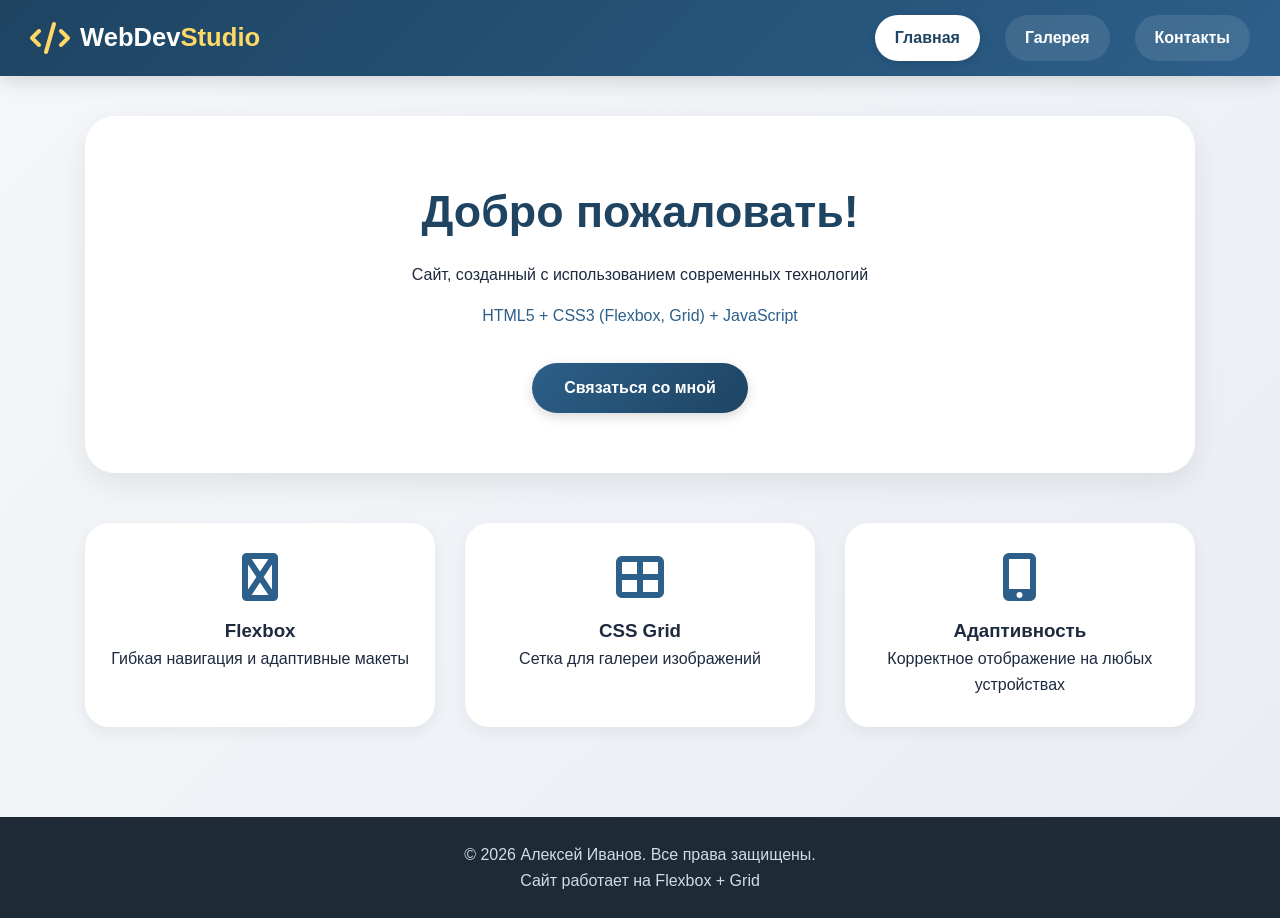
<file: index.html>
<!DOCTYPE html>
<html lang="ru">
<head>
    <meta charset="UTF-8">
    <meta name="viewport" content="width=device-width, initial-scale=1.0">
    <title>Главная - Мой сайт</title>
    <link rel="stylesheet" href="style.css">
    <link rel="stylesheet" href="https://cdnjs.cloudflare.com/ajax/libs/font-awesome/6.4.0/css/all.min.css">
</head>
<body>

    <!-- ШАПКА С FLEXBOX НАВИГАЦИЕЙ -->
    <header class="site-header">
        <div class="header-container">
            <!-- Логотип -->
            <div class="logo">
                <a href="index.html">
                    <i class="fas fa-code"></i>
                    <span>WebDev<span class="logo-accent">Studio</span></span>
                </a>
            </div>
            
            <!-- Горизонтальное меню (Flexbox) -->
            <nav class="flex-nav">
                <ul class="nav-menu">
                    <li><a href="index.html" class="nav-link active">Главная</a></li>
                    <li><a href="gallery.html" class="nav-link">Галерея</a></li>
                    <li><a href="contacts.html" class="nav-link">Контакты</a></li>
                </ul>
            </nav>
            
            <!-- Бургер-меню для мобильных (CSS-only) -->
            <div class="burger">
                <span></span>
                <span></span>
                <span></span>
            </div>
        </div>
    </header>

    <!-- ОСНОВНОЙ КОНТЕНТ -->
    <main class="home-main">
        <section class="hero">
            <h1>Добро пожаловать!</h1>
            <p>Сайт, созданный с использованием современных технологий</p>
            <p class="hero-tech">HTML5 + CSS3 (Flexbox, Grid) + JavaScript</p>
            <a href="contacts.html" class="hero-btn">Связаться со мной</a>
        </section>
        
        <section class="features">
            <div class="feature-card">
                <i class="fas fa-css3-alt"></i>
                <h3>Flexbox</h3>
                <p>Гибкая навигация и адаптивные макеты</p>
            </div>
            <div class="feature-card">
                <i class="fas fa-th-large"></i>
                <h3>CSS Grid</h3>
                <p>Сетка для галереи изображений</p>
            </div>
            <div class="feature-card">
                <i class="fas fa-mobile-alt"></i>
                <h3>Адаптивность</h3>
                <p>Корректное отображение на любых устройствах</p>
            </div>
        </section>
    </main>

    <footer class="site-footer">
        <p>&copy; 2026 Алексей Иванов. Все права защищены.</p>
        <p class="footer-tech">Сайт работает на Flexbox + Grid</p>
    </footer>

    <!-- Скрипт для бургер-меню -->
    <script>
        const burger = document.querySelector('.burger');
        const navMenu = document.querySelector('.nav-menu');
        
        burger.addEventListener('click', () => {
            burger.classList.toggle('active');
            navMenu.classList.toggle('active');
        });
    </script>
</body>
</html>
</file>
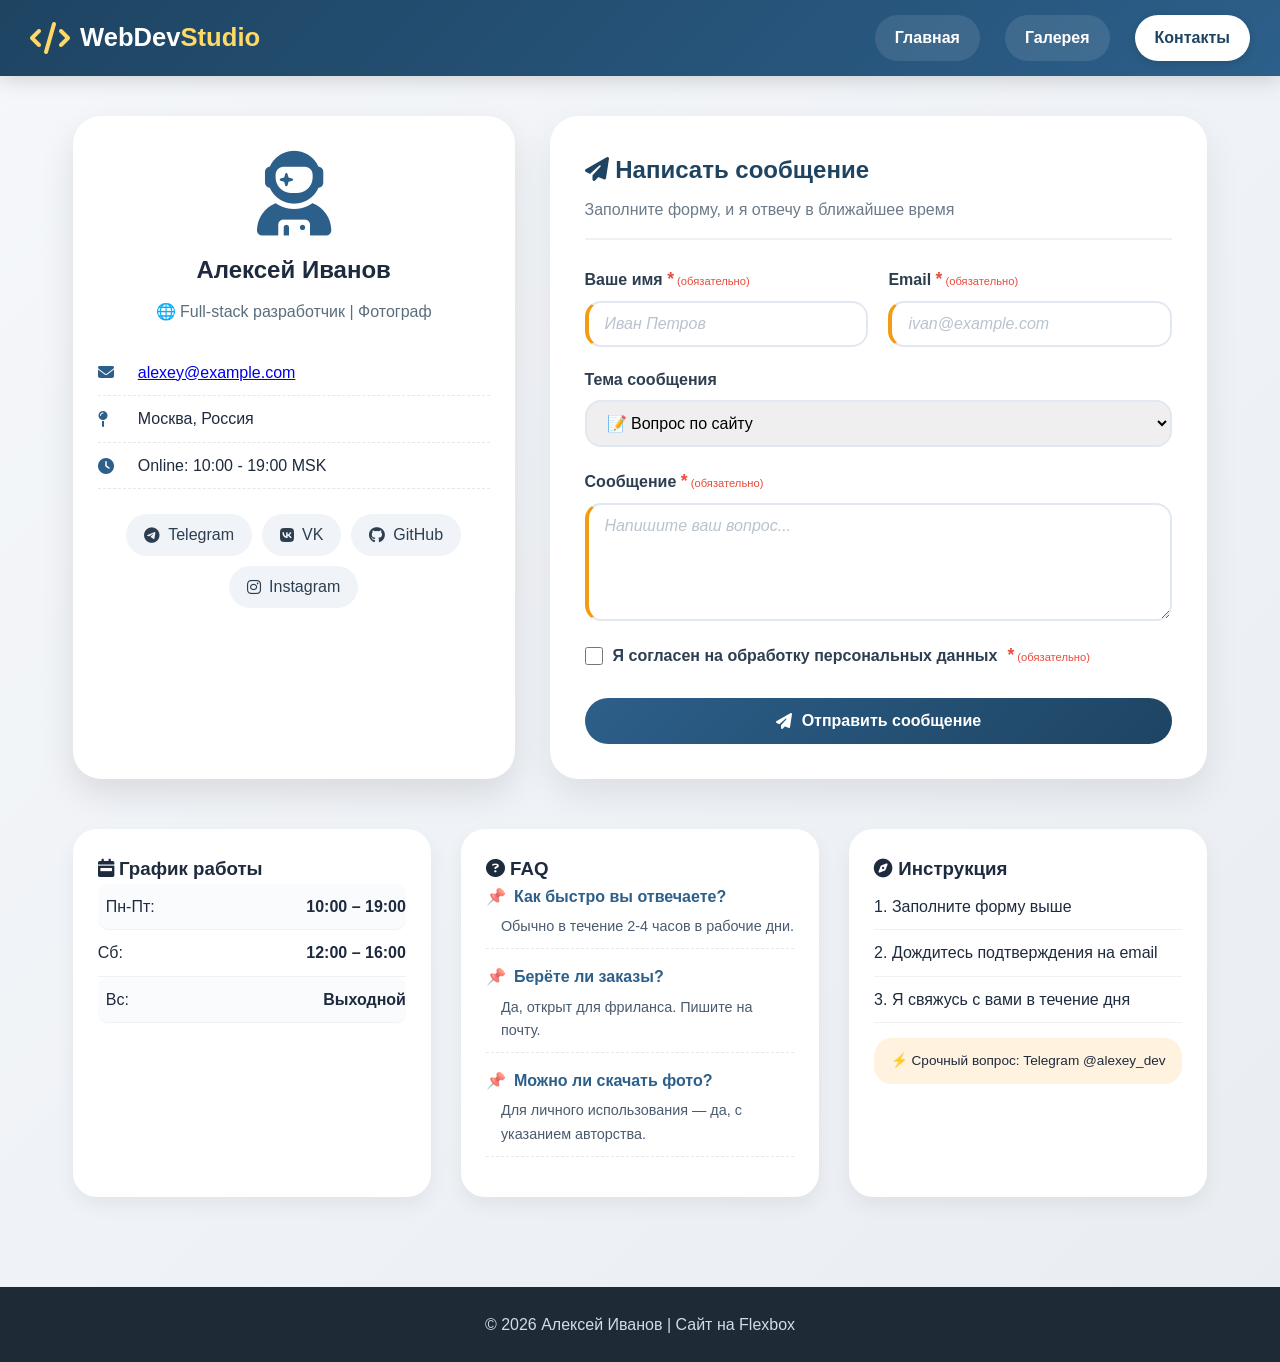
<file: contacts.html>
<!DOCTYPE html>
<html lang="ru">
<head>
    <meta charset="UTF-8">
    <meta name="viewport" content="width=device-width, initial-scale=1.0">
    <title>Контакты - Свяжитесь со мной</title>
    <link rel="stylesheet" href="style.css">
    <link rel="stylesheet" href="https://cdnjs.cloudflare.com/ajax/libs/font-awesome/6.4.0/css/all.min.css">
</head>
<body>

    <header class="site-header">
        <div class="header-container">
            <div class="logo">
                <a href="index.html">
                    <i class="fas fa-code"></i>
                    <span>WebDev<span class="logo-accent">Studio</span></span>
                </a>
            </div>
            <nav class="flex-nav">
                <ul class="nav-menu">
                    <li><a href="index.html" class="nav-link">Главная</a></li>
                    <li><a href="gallery.html" class="nav-link">Галерея</a></li>
                    <li><a href="contacts.html" class="nav-link active">Контакты</a></li>
                </ul>
            </nav>
            <div class="burger">
                <span></span>
                <span></span>
                <span></span>
            </div>
        </div>
    </header>

    <main class="contacts-main">
        <div class="contacts-wrapper">
            
            <!-- ИНФОРМАЦИОННАЯ КАРТОЧКА (FLEXBOX) -->
            <div class="info-card-flex">
                <div class="card-avatar">
                    <i class="fas fa-user-astronaut"></i>
                </div>
                <h2>Алексей Иванов</h2>
                <p class="specialty">🌐 Full-stack разработчик | Фотограф</p>
                
                <div class="contact-info-flex">
                    <div class="contact-row">
                        <i class="fas fa-envelope"></i>
                        <a href="mailto:alexey@example.com">alexey@example.com</a>
                    </div>
                    <div class="contact-row">
                        <i class="fas fa-map-pin"></i>
                        <span>Москва, Россия</span>
                    </div>
                    <div class="contact-row">
                        <i class="fas fa-clock"></i>
                        <span>Online: 10:00 - 19:00 MSK</span>
                    </div>
                </div>
                
                <div class="social-flex">
                    <a href="#" class="social-link telegram"><i class="fab fa-telegram"></i> Telegram</a>
                    <a href="#" class="social-link vk"><i class="fab fa-vk"></i> VK</a>
                    <a href="#" class="social-link github"><i class="fab fa-github"></i> GitHub</a>
                    <a href="#" class="social-link instagram"><i class="fab fa-instagram"></i> Instagram</a>
                </div>
            </div>
            
            <!-- ФОРМА ОБРАТНОЙ СВЯЗИ (FLEXBOX ВНУТРИ) -->
            <div class="form-card-flex">
                <h2><i class="fas fa-paper-plane"></i> Написать сообщение</h2>
                <p class="form-desc">Заполните форму, и я отвечу в ближайшее время</p>
                
                <form id="contactFlexForm" class="flex-form">
                    <div class="form-row">
                        <div class="form-group half">
                            <label>Ваше имя <span class="required">*</span></label>
                            <input type="text" name="name" placeholder="Иван Петров" required>
                        </div>
                        <div class="form-group half">
                            <label>Email <span class="required">*</span></label>
                            <input type="email" name="email" placeholder="ivan@example.com" required>
                        </div>
                    </div>
                    
                    <div class="form-group">
                        <label>Тема сообщения</label>
                        <select name="subject">
                            <option>📝 Вопрос по сайту</option>
                            <option>🤝 Сотрудничество</option>
                            <option>💬 Отзыв</option>
                            <option>🔘 Другое</option>
                        </select>
                    </div>
                    
                    <div class="form-group">
                        <label>Сообщение <span class="required">*</span></label>
                        <textarea rows="5" placeholder="Напишите ваш вопрос..." required></textarea>
                    </div>
                    
                    <div class="form-group checkbox-flex">
                        <label class="checkbox-label">
                            <input type="checkbox" required>
                            <span>Я согласен на обработку персональных данных</span>
                            <span class="required">*</span>
                        </label>
                    </div>
                    
                    <button type="submit" class="submit-flex-btn">
                        <i class="fas fa-paper-plane"></i> Отправить сообщение
                    </button>
                </form>
            </div>
        </div>
        
        <!-- ДОПОЛНИТЕЛЬНЫЕ БЛОКИ (FLEXBOX ДЛЯ РАСПОЛОЖЕНИЯ) -->
        <div class="extra-flex-section">
            <div class="work-time-flex">
                <h3><i class="fas fa-calendar-week"></i> График работы</h3>
                <div class="time-row"><span>Пн-Пт:</span><strong>10:00 – 19:00</strong></div>
                <div class="time-row"><span>Сб:</span><strong>12:00 – 16:00</strong></div>
                <div class="time-row"><span>Вс:</span><strong>Выходной</strong></div>
            </div>
            
            <div class="faq-flex">
                <h3><i class="fas fa-question-circle"></i> FAQ</h3>
                <div class="faq-item-flex">
                    <div class="faq-q">Как быстро вы отвечаете?</div>
                    <div class="faq-a">Обычно в течение 2-4 часов в рабочие дни.</div>
                </div>
                <div class="faq-item-flex">
                    <div class="faq-q">Берёте ли заказы?</div>
                    <div class="faq-a">Да, открыт для фриланса. Пишите на почту.</div>
                </div>
                <div class="faq-item-flex">
                    <div class="faq-q">Можно ли скачать фото?</div>
                    <div class="faq-a">Для личного использования — да, с указанием авторства.</div>
                </div>
            </div>
            
            <div class="guide-flex">
                <h3><i class="fas fa-compass"></i> Инструкция</h3>
                <div class="step-flex">1. Заполните форму выше</div>
                <div class="step-flex">2. Дождитесь подтверждения на email</div>
                <div class="step-flex">3. Я свяжусь с вами в течение дня</div>
                <div class="urgent">⚡ Срочный вопрос: Telegram @alexey_dev</div>
            </div>
        </div>
    </main>

    <footer class="site-footer">
        <p>&copy; 2026 Алексей Иванов | Сайт на Flexbox</p>
    </footer>

    <script>
        document.getElementById('contactFlexForm').addEventListener('submit', function(e) {
            e.preventDefault();
            alert('Спасибо! Сообщение отправлено (демонстрация Flexbox-формы).');
        });
        
        // Бургер-меню
        const burger = document.querySelector('.burger');
        const navMenu = document.querySelector('.nav-menu');
        if (burger) {
            burger.addEventListener('click', () => {
                burger.classList.toggle('active');
                navMenu.classList.toggle('active');
            });
        }
    </script>
</body>
</html>
</file>
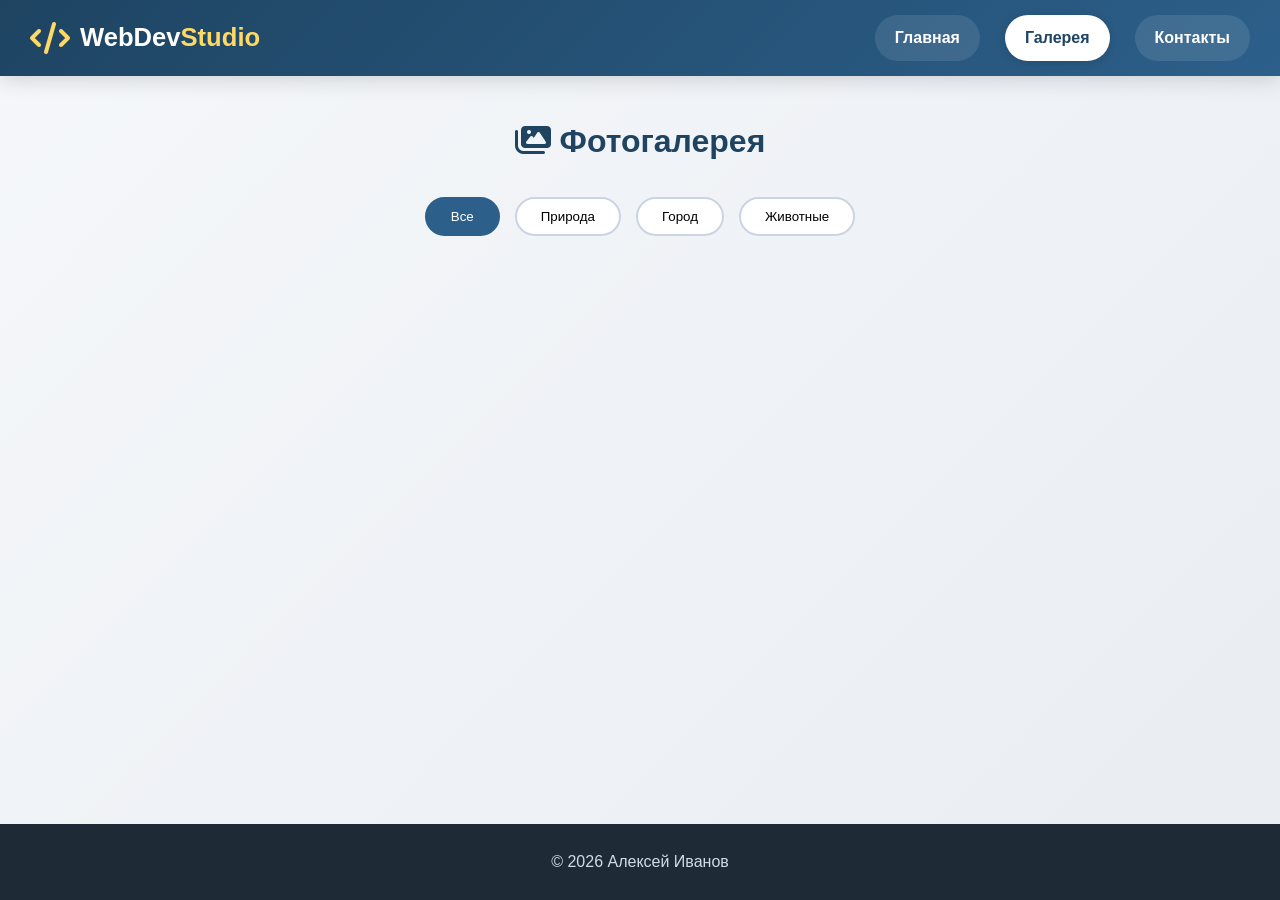
<file: gallery.html>
<!DOCTYPE html>
<html lang="ru">
<head>
    <meta charset="UTF-8">
    <meta name="viewport" content="width=device-width, initial-scale=1.0">
    <title>Галерея - Моя фотоколлекция</title>
    <link rel="stylesheet" href="style.css">
    <link rel="stylesheet" href="https://cdnjs.cloudflare.com/ajax/libs/font-awesome/6.4.0/css/all.min.css">
</head>
<body>

    <header class="site-header">
        <div class="header-container">
            <div class="logo">
                <a href="index.html">
                    <i class="fas fa-code"></i>
                    <span>WebDev<span class="logo-accent">Studio</span></span>
                </a>
            </div>
            <nav class="flex-nav">
                <ul class="nav-menu">
                    <li><a href="index.html" class="nav-link">Главная</a></li>
                    <li><a href="gallery.html" class="nav-link active">Галерея</a></li>
                    <li><a href="contacts.html" class="nav-link">Контакты</a></li>
                </ul>
            </nav>
            <div class="burger">
                <span></span>
                <span></span>
                <span></span>
            </div>
        </div>
    </header>

    <main class="gallery-page">
        <h1 class="page-title"><i class="fas fa-images"></i> Фотогалерея</h1>
        
        <div class="gallery-filter">
            <button class="filter-btn active" data-filter="all">Все</button>
            <button class="filter-btn" data-filter="nature">Природа</button>
            <button class="filter-btn" data-filter="city">Город</button>
            <button class="filter-btn" data-filter="animals">Животные</button>
        </div>
        
        <!-- CSS Grid галерея (из ПР3) -->
        <div class="gallery-grid" id="galleryContainer">
            <!-- Карточки динамически загружаются через JS -->
        </div>
    </main>

    <footer class="site-footer">
        <p>&copy; 2026 Алексей Иванов</p>
    </footer>

    <script src="script.js"></script>
    <script>
        // Простая инициализация галереи (если script.js не содержит данных)
        if (typeof imagesData === 'undefined') {
            console.log('Загружаем демо-галерею');
        }
    </script>
</body>
</html>
</file>
<file: style.css>
/* ============================================
   ПРАКТИЧЕСКАЯ РАБОТА №5: FLEXBOX
   Гибкие макеты, навигация, карточки, формы
   ============================================ */

/* ----- ГЛОБАЛЬНЫЕ НАСТРОЙКИ ----- */
* {
    margin: 0;
    padding: 0;
    box-sizing: border-box;  /* border-box для всех элементов */
}

body {
    font-family: 'Segoe UI', Tahoma, Geneva, Verdana, sans-serif;
    background: linear-gradient(135deg, #f5f7fa 0%, #e9edf2 100%);
    color: #1e2a3e;
    line-height: 1.6;
    min-height: 100vh;
    display: flex;
    flex-direction: column;
}

/* ----- ШАПКА С FLEXBOX НАВИГАЦИЕЙ ----- */
.site-header {
    background: linear-gradient(135deg, #1e4462, #2c5f8a);
    box-shadow: 0 4px 20px rgba(0,0,0,0.15);
    position: sticky;
    top: 0;
    z-index: 1000;
}

.header-container {
    max-width: 1300px;
    margin: 0 auto;
    padding: 15px 30px;
    display: flex;
    justify-content: space-between;
    align-items: center;
    flex-wrap: wrap;
}

/* Логотип */
.logo a {
    display: flex;
    align-items: center;
    gap: 10px;
    text-decoration: none;
    font-size: 1.6rem;
    font-weight: bold;
    color: white;
    transition: transform 0.2s;
}

.logo a:hover {
    transform: scale(1.02);
}

.logo i {
    font-size: 2rem;
    color: #ffd966;
}

.logo-accent {
    color: #ffd966;
}

/* Flexbox навигация */
.flex-nav {
    flex: 1;
    display: flex;
    justify-content: flex-end;
}

.nav-menu {
    display: flex;
    list-style: none;
    gap: 25px;
    transition: all 0.3s ease;
}

.nav-link {
    display: inline-block;
    padding: 10px 20px;
    color: white;
    text-decoration: none;
    font-weight: 600;
    border-radius: 40px;
    transition: all 0.25s;
    background: rgba(255,255,255,0.1);
}

/* Псевдокласс :hover для навигации */
.nav-link:hover {
    background: rgba(255,255,255,0.3);
    transform: translateY(-2px);
    box-shadow: 0 4px 12px rgba(0,0,0,0.2);
}

.nav-link.active {
    background: white;
    color: #1e4462;
    box-shadow: 0 2px 8px rgba(0,0,0,0.15);
}

/* Бургер-меню (для мобильных) */
.burger {
    display: none;
    flex-direction: column;
    cursor: pointer;
}

.burger span {
    width: 28px;
    height: 3px;
    background: white;
    margin: 3px 0;
    transition: 0.3s;
    border-radius: 3px;
}

/* ----- ОСНОВНОЙ КОНТЕНТ ГЛАВНОЙ ----- */
.home-main {
    flex: 1;
    max-width: 1300px;
    margin: 40px auto;
    padding: 0 20px;
}

.hero {
    text-align: center;
    padding: 60px 20px;
    background: white;
    border-radius: 30px;
    box-shadow: 0 10px 30px rgba(0,0,0,0.08);
    margin-bottom: 50px;
}

.hero h1 {
    font-size: 2.8rem;
    color: #1e4462;
    margin-bottom: 15px;
}

.hero-tech {
    color: #2c5f8a;
    font-weight: 500;
    margin: 15px 0;
}

.hero-btn {
    display: inline-block;
    background: linear-gradient(135deg, #2c5f8a, #1e4462);
    color: white;
    padding: 12px 32px;
    border-radius: 50px;
    text-decoration: none;
    font-weight: bold;
    margin-top: 20px;
    transition: all 0.3s;
    box-shadow: 0 4px 12px rgba(0,0,0,0.15);
}

.hero-btn:hover {
    transform: translateY(-3px);
    box-shadow: 0 8px 20px rgba(44,95,138,0.3);
}

/* Flexbox для карточек возможностей */
.features {
    display: flex;
    justify-content: center;
    gap: 30px;
    flex-wrap: wrap;
}

.feature-card {
    background: white;
    padding: 30px 25px;
    border-radius: 24px;
    text-align: center;
    flex: 1;
    min-width: 200px;
    transition: all 0.3s;
    box-shadow: 0 5px 15px rgba(0,0,0,0.06);
}

.feature-card:hover {
    transform: translateY(-8px);
    box-shadow: 0 15px 30px rgba(0,0,0,0.12);
}

.feature-card i {
    font-size: 3rem;
    color: #2c5f8a;
    margin-bottom: 15px;
}

/* ----- СТРАНИЦА КОНТАКТОВ (FLEXBOX ДЛЯ КАРТОЧКИ И ФОРМЫ) ----- */
.contacts-main {
    flex: 1;
    max-width: 1300px;
    margin: 40px auto;
    padding: 0 20px;
}

.contacts-wrapper {
    display: flex;
    gap: 35px;
    margin-bottom: 50px;
    flex-wrap: wrap;
}

/* Информационная карточка (Flexbox) */
.info-card-flex {
    flex: 1;
    min-width: 280px;
    background: white;
    border-radius: 28px;
    padding: 35px 25px;
    text-align: center;
    box-shadow: 0 15px 35px rgba(0,0,0,0.1);
    transition: transform 0.3s;
}

.info-card-flex:hover {
    transform: translateY(-5px);
}

.card-avatar i {
    font-size: 85px;
    color: #2c5f8a;
    margin-bottom: 15px;
}

.specialty {
    color: #5a6e7c;
    margin: 10px 0 20px;
}

.contact-info-flex {
    text-align: left;
    margin: 25px 0;
}

.contact-row {
    display: flex;
    align-items: center;
    gap: 12px;
    padding: 10px 0;
    border-bottom: 1px dashed #e2e8f0;
}

.contact-row i {
    width: 28px;
    color: #2c5f8a;
}

/* Социальные сети (Flexbox) */
.social-flex {
    display: flex;
    flex-wrap: wrap;
    gap: 10px;
    justify-content: center;
    margin-top: 20px;
}

.social-link {
    padding: 8px 18px;
    background: #f0f4f8;
    border-radius: 40px;
    text-decoration: none;
    color: #2c3e50;
    font-weight: 500;
    transition: all 0.25s;
    display: inline-flex;
    align-items: center;
    gap: 8px;
}

.social-link.telegram:hover {
    background: #0088cc;
    color: white;
    transform: scale(1.03);
}
.social-link.vk:hover {
    background: #4a76a8;
    color: white;
}
.social-link.github:hover {
    background: #333;
    color: white;
}
.social-link.instagram:hover {
    background: #d62976;
    color: white;
}

/* Форма обратной связи (Flexbox) */
.form-card-flex {
    flex: 1.5;
    min-width: 320px;
    background: white;
    border-radius: 28px;
    padding: 35px;
    box-shadow: 0 15px 35px rgba(0,0,0,0.08);
}

.form-card-flex h2 {
    color: #1e4462;
    margin-bottom: 8px;
}

.form-desc {
    color: #6c7a89;
    margin-bottom: 25px;
    border-bottom: 2px solid #eef2f7;
    padding-bottom: 15px;
}

/* Flex форма */
.flex-form {
    display: flex;
    flex-direction: column;
    gap: 20px;
}

.form-row {
    display: flex;
    gap: 20px;
    flex-wrap: wrap;
}

.form-group {
    flex: 1;
    display: flex;
    flex-direction: column;
}

.form-group.half {
    min-width: 180px;
}

.form-group label {
    font-weight: 600;
    margin-bottom: 8px;
    color: #2c3e50;
}

.required {
    color: #e74c3c;
    font-size: 1.1rem;
}

.form-group input,
.form-group select,
.form-group textarea {
    padding: 12px 16px;
    border: 2px solid #e2e8f0;
    border-radius: 16px;
    font-size: 1rem;
    transition: all 0.25s;
    font-family: inherit;
}

/* Псевдоклассы для полей формы */
.form-group input:hover,
.form-group select:hover,
.form-group textarea:hover {
    border-color: #90b4ce;
}

.form-group input:focus,
.form-group select:focus,
.form-group textarea:focus {
    outline: none;
    border-color: #2c5f8a;
    box-shadow: 0 0 0 4px rgba(44,95,138,0.15);
}

/* :required поля */
.form-group input:required,
.form-group textarea:required {
    border-left: 4px solid #f39c12;
}

.form-group input:required:valid,
.form-group textarea:required:valid {
    border-left-color: #27ae60;
}

/* ::placeholder стилизация */
.form-group input::placeholder,
.form-group textarea::placeholder {
    color: #b9c3ce;
    font-style: italic;
}

.form-group input:focus::placeholder {
    opacity: 0.5;
}

/* Чекбокс */
.checkbox-flex {
    flex-direction: row;
    align-items: center;
}

.checkbox-label {
    display: flex;
    align-items: center;
    gap: 10px;
    cursor: pointer;
}

.checkbox-label input {
    width: 18px;
    height: 18px;
}

/* Псевдокласс :checked для чекбокса */
.checkbox-label input:checked + span {
    color: #2c5f8a;
    font-weight: 500;
}

.submit-flex-btn {
    background: linear-gradient(135deg, #2c5f8a, #1e4462);
    color: white;
    border: none;
    padding: 14px;
    font-size: 1rem;
    font-weight: 600;
    border-radius: 50px;
    cursor: pointer;
    display: flex;
    align-items: center;
    justify-content: center;
    gap: 10px;
    transition: all 0.25s;
}

.submit-flex-btn:hover {
    transform: translateY(-2px);
    box-shadow: 0 8px 20px rgba(44,95,138,0.35);
}

/* Дополнительные блоки (Flexbox) */
.extra-flex-section {
    display: flex;
    gap: 30px;
    flex-wrap: wrap;
    margin-top: 20px;
}

.work-time-flex,
.faq-flex,
.guide-flex {
    flex: 1;
    min-width: 250px;
    background: white;
    border-radius: 24px;
    padding: 25px;
    box-shadow: 0 8px 20px rgba(0,0,0,0.06);
    transition: transform 0.25s;
}

.work-time-flex:hover,
.faq-flex:hover,
.guide-flex:hover {
    transform: translateY(-4px);
}

.time-row {
    display: flex;
    justify-content: space-between;
    padding: 10px 0;
    border-bottom: 1px solid #edf2f7;
}

/* Псевдокласс :nth-child для чередования */
.time-row:nth-child(even) {
    background: #f9fbfd;
    padding-left: 8px;
    border-radius: 10px;
}

.faq-item-flex {
    margin-bottom: 15px;
    padding-bottom: 10px;
    border-bottom: 1px dashed #e2e8f0;
}

.faq-q {
    font-weight: 700;
    color: #2c5f8a;
    cursor: pointer;
}

.faq-a {
    font-size: 0.9rem;
    color: #4a5b6e;
    margin-top: 6px;
    padding-left: 15px;
}

.guide-flex .step-flex {
    padding: 10px 0;
    border-bottom: 1px solid #eef2f7;
}

.urgent {
    background: #fff3e0;
    padding: 12px;
    border-radius: 18px;
    margin-top: 15px;
    text-align: center;
    font-size: 0.85rem;
}

/* Псевдоэлементы */
.faq-q::before {
    content: "📌";
    margin-right: 8px;
    opacity: 0.7;
}

.required::after {
    content: " (обязательно)";
    font-size: 0.7rem;
    font-weight: normal;
}

::selection {
    background: #f39c12;
    color: #1e2a3e;
}

/* ----- СТРАНИЦА ГАЛЕРЕИ ----- */
.gallery-page {
    flex: 1;
    max-width: 1300px;
    margin: 40px auto;
    padding: 0 20px;
}

.page-title {
    text-align: center;
    color: #1e4462;
    margin-bottom: 30px;
}

.gallery-filter {
    display: flex;
    justify-content: center;
    gap: 15px;
    margin-bottom: 35px;
    flex-wrap: wrap;
}

.filter-btn {
    padding: 10px 24px;
    background: white;
    border: 2px solid #cbd5e1;
    border-radius: 40px;
    cursor: pointer;
    font-weight: 500;
    transition: all 0.2s;
}

.filter-btn.active,
.filter-btn:hover {
    background: #2c5f8a;
    color: white;
    border-color: #2c5f8a;
}

.gallery-grid {
    display: grid;
    grid-template-columns: repeat(auto-fill, minmax(300px, 1fr));
    gap: 30px;
}

/* ----- ПОДВАЛ ----- */
.site-footer {
    background: #1e2a36;
    color: #d1dce6;
    text-align: center;
    padding: 25px;
    margin-top: 50px;
}

/* ----- АДАПТИВНОСТЬ (МОБИЛЬНАЯ ВЕРСИЯ) ----- */
@media (max-width: 768px) {
    .header-container {
        padding: 12px 20px;
    }
    
    .flex-nav {
        position: relative;
    }
    
    .nav-menu {
        position: absolute;
        top: 100%;
        left: 0;
        right: 0;
        background: #1e4462;
        flex-direction: column;
        align-items: center;
        gap: 0;
        max-height: 0;
        overflow: hidden;
        opacity: 0;
        transition: all 0.3s ease;
        box-shadow: 0 10px 20px rgba(0,0,0,0.2);
    }
    
    .nav-menu.active {
        max-height: 300px;
        opacity: 1;
        padding: 20px 0;
    }
    
    .nav-menu li {
        width: 100%;
        text-align: center;
    }
    
    .nav-link {
        display: block;
        border-radius: 0;
        background: transparent;
    }
    
    .burger {
        display: flex;
    }
    
    .burger.active span:nth-child(1) {
        transform: rotate(45deg) translate(5px, 5px);
    }
    
    .burger.active span:nth-child(2) {
        opacity: 0;
    }
    
    .burger.active span:nth-child(3) {
        transform: rotate(-45deg) translate(5px, -5px);
    }
    
    .contacts-wrapper {
        flex-direction: column;
    }
    
    .form-row {
        flex-direction: column;
    }
    
    .hero h1 {
        font-size: 2rem;
    }
    
    .features {
        flex-direction: column;
    }
    
    .extra-flex-section {
        flex-direction: column;
    }
}

@media (max-width: 480px) {
    .logo a {
        font-size: 1.2rem;
    }
    
    .logo i {
        font-size: 1.5rem;
    }
    
    .hero {
        padding: 30px 15px;
    }
    
    .form-card-flex,
    .info-card-flex {
        padding: 20px;
    }
}
</file>
